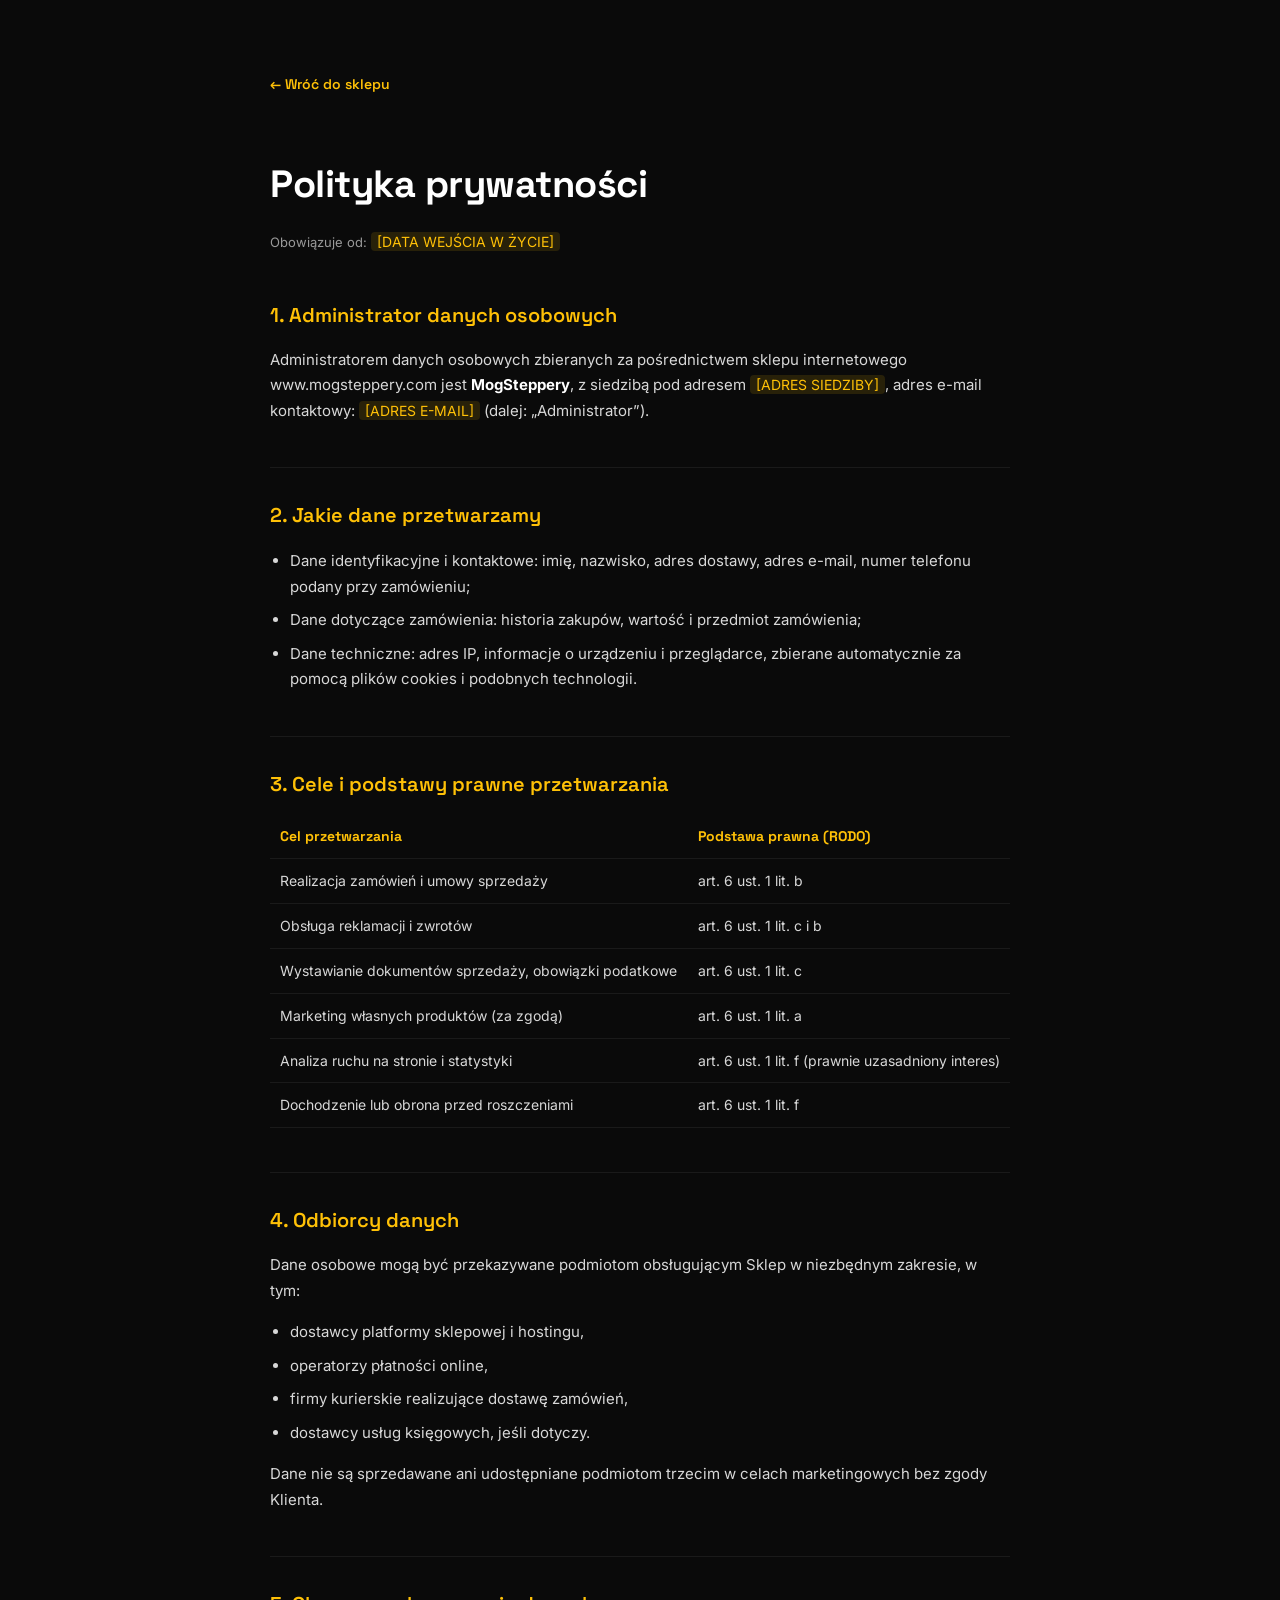
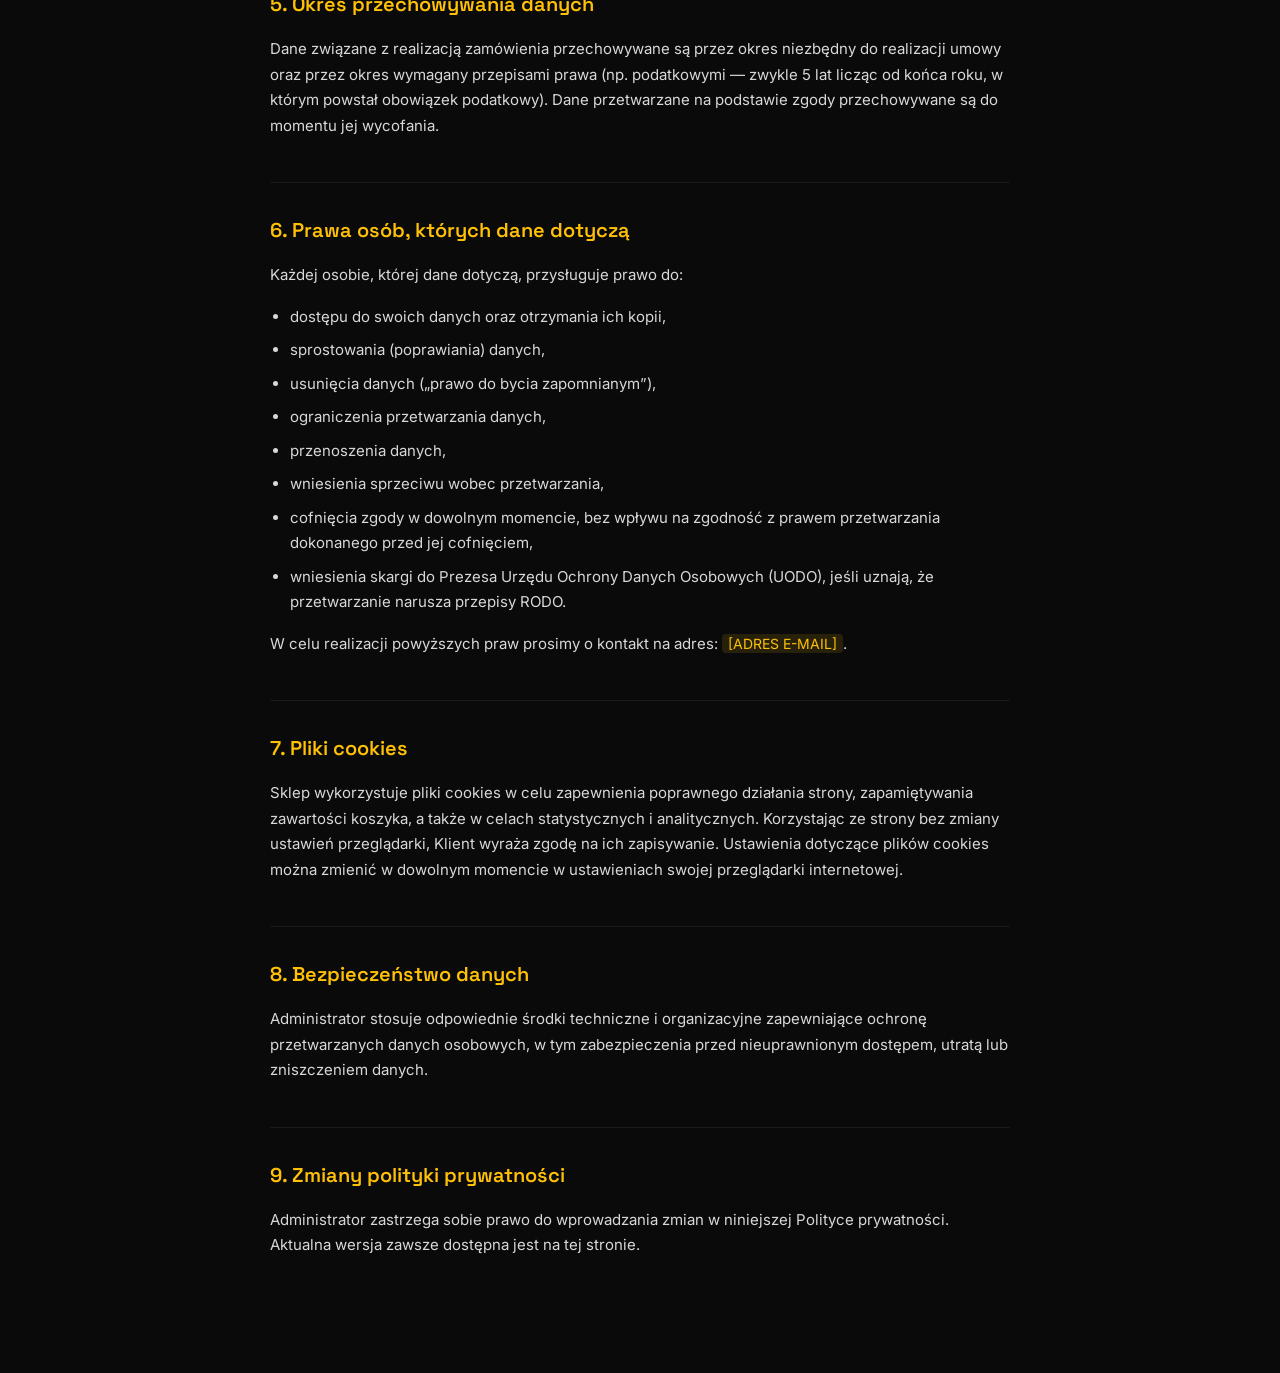
<file: polityka-prywatnosci.html>
<!doctype html>
<html lang="pl">
<head>
<meta charset="UTF-8" />
<meta name="viewport" content="width=device-width, initial-scale=1.0, maximum-scale=1" />
<title>Polityka prywatności — MogSteppery</title>
<meta name="description" content="Polityka prywatności i cookies sklepu internetowego MogSteppery." />
<link rel="icon" type="image/webp" href="/favicon.webp" />
<link rel="preconnect" href="https://fonts.googleapis.com" />
<link rel="preconnect" href="https://fonts.gstatic.com" crossorigin />
<link href="https://fonts.googleapis.com/css2?family=Space+Grotesk:wght@400;500;600;700&family=Inter:wght@400;500;600&display=swap" rel="stylesheet" />
<style>
  :root {
    --primary-yellow: #FFC107;
    --dark-bg: #0a0a0a;
    --text-light: #ffffff;
    --text-gray: #999999;
    --border-color: #1a1a1a;
  }
  * { box-sizing: border-box; }
  body {
    margin: 0;
    background-color: var(--dark-bg);
    color: var(--text-light);
    font-family: 'Inter', sans-serif;
    line-height: 1.7;
  }
  .legal-wrap { max-width: 780px; margin: 0 auto; padding: 70px 20px 100px; }
  .legal-back {
    display: inline-block; margin-bottom: 30px;
    color: var(--primary-yellow); text-decoration: none;
    font-family: 'Space Grotesk', sans-serif; font-weight: 600; font-size: 14px;
  }
  .legal-back:hover { text-decoration: underline; }
  h1 {
    font-family: 'Space Grotesk', sans-serif; font-weight: 700;
    font-size: clamp(28px, 5vw, 38px); letter-spacing: -0.5px; margin-bottom: 6px;
  }
  .legal-updated { color: var(--text-gray); font-size: 13px; margin-bottom: 40px; }
  h2 {
    font-family: 'Space Grotesk', sans-serif; font-weight: 600; font-size: 20px;
    color: var(--primary-yellow); margin-top: 44px; margin-bottom: 14px;
    border-top: 1px solid var(--border-color); padding-top: 30px;
  }
  .legal-wrap > h2:first-of-type { border-top: none; padding-top: 0; }
  p, li { color: #d8d8d8; font-size: 15px; }
  ul { padding-left: 20px; }
  li { margin-bottom: 8px; }
  strong { color: var(--text-light); }
  .placeholder {
    background: rgba(255,193,7,0.12); color: var(--primary-yellow);
    padding: 1px 6px; border-radius: 4px; font-size: 14px;
  }
  table { width: 100%; border-collapse: collapse; margin-top: 14px; font-size: 14px; }
  th, td { text-align: left; padding: 10px; border-bottom: 1px solid var(--border-color); color: #d8d8d8; }
  th { color: var(--primary-yellow); font-family: 'Space Grotesk', sans-serif; }
</style>
</head>
<body>
  <div class="legal-wrap">
    <a class="legal-back" href="/">&larr; Wróć do sklepu</a>
    <h1>Polityka prywatności</h1>
    <p class="legal-updated">Obowiązuje od: <span class="placeholder">[DATA WEJŚCIA W ŻYCIE]</span></p>

    <h2>1. Administrator danych osobowych</h2>
    <p>Administratorem danych osobowych zbieranych za pośrednictwem sklepu internetowego www.mogsteppery.com jest <strong>MogSteppery</strong>, z siedzibą pod adresem <span class="placeholder">[ADRES SIEDZIBY]</span>, adres e-mail kontaktowy: <span class="placeholder">[ADRES E-MAIL]</span> (dalej: „Administrator”).</p>

    <h2>2. Jakie dane przetwarzamy</h2>
    <ul>
      <li>Dane identyfikacyjne i kontaktowe: imię, nazwisko, adres dostawy, adres e-mail, numer telefonu podany przy zamówieniu;</li>
      <li>Dane dotyczące zamówienia: historia zakupów, wartość i przedmiot zamówienia;</li>
      <li>Dane techniczne: adres IP, informacje o urządzeniu i przeglądarce, zbierane automatycznie za pomocą plików cookies i podobnych technologii.</li>
    </ul>

    <h2>3. Cele i podstawy prawne przetwarzania</h2>
    <table>
      <tr><th>Cel przetwarzania</th><th>Podstawa prawna (RODO)</th></tr>
      <tr><td>Realizacja zamówień i umowy sprzedaży</td><td>art. 6 ust. 1 lit. b</td></tr>
      <tr><td>Obsługa reklamacji i zwrotów</td><td>art. 6 ust. 1 lit. c i b</td></tr>
      <tr><td>Wystawianie dokumentów sprzedaży, obowiązki podatkowe</td><td>art. 6 ust. 1 lit. c</td></tr>
      <tr><td>Marketing własnych produktów (za zgodą)</td><td>art. 6 ust. 1 lit. a</td></tr>
      <tr><td>Analiza ruchu na stronie i statystyki</td><td>art. 6 ust. 1 lit. f (prawnie uzasadniony interes)</td></tr>
      <tr><td>Dochodzenie lub obrona przed roszczeniami</td><td>art. 6 ust. 1 lit. f</td></tr>
    </table>

    <h2>4. Odbiorcy danych</h2>
    <p>Dane osobowe mogą być przekazywane podmiotom obsługującym Sklep w niezbędnym zakresie, w tym:</p>
    <ul>
      <li>dostawcy platformy sklepowej i hostingu,</li>
      <li>operatorzy płatności online,</li>
      <li>firmy kurierskie realizujące dostawę zamówień,</li>
      <li>dostawcy usług księgowych, jeśli dotyczy.</li>
    </ul>
    <p>Dane nie są sprzedawane ani udostępniane podmiotom trzecim w celach marketingowych bez zgody Klienta.</p>

    <h2>5. Okres przechowywania danych</h2>
    <p>Dane związane z realizacją zamówienia przechowywane są przez okres niezbędny do realizacji umowy oraz przez okres wymagany przepisami prawa (np. podatkowymi — zwykle 5 lat licząc od końca roku, w którym powstał obowiązek podatkowy). Dane przetwarzane na podstawie zgody przechowywane są do momentu jej wycofania.</p>

    <h2>6. Prawa osób, których dane dotyczą</h2>
    <p>Każdej osobie, której dane dotyczą, przysługuje prawo do:</p>
    <ul>
      <li>dostępu do swoich danych oraz otrzymania ich kopii,</li>
      <li>sprostowania (poprawiania) danych,</li>
      <li>usunięcia danych („prawo do bycia zapomnianym”),</li>
      <li>ograniczenia przetwarzania danych,</li>
      <li>przenoszenia danych,</li>
      <li>wniesienia sprzeciwu wobec przetwarzania,</li>
      <li>cofnięcia zgody w dowolnym momencie, bez wpływu na zgodność z prawem przetwarzania dokonanego przed jej cofnięciem,</li>
      <li>wniesienia skargi do Prezesa Urzędu Ochrony Danych Osobowych (UODO), jeśli uznają, że przetwarzanie narusza przepisy RODO.</li>
    </ul>
    <p>W celu realizacji powyższych praw prosimy o kontakt na adres: <span class="placeholder">[ADRES E-MAIL]</span>.</p>

    <h2>7. Pliki cookies</h2>
    <p>Sklep wykorzystuje pliki cookies w celu zapewnienia poprawnego działania strony, zapamiętywania zawartości koszyka, a także w celach statystycznych i analitycznych. Korzystając ze strony bez zmiany ustawień przeglądarki, Klient wyraża zgodę na ich zapisywanie. Ustawienia dotyczące plików cookies można zmienić w dowolnym momencie w ustawieniach swojej przeglądarki internetowej.</p>

    <h2>8. Bezpieczeństwo danych</h2>
    <p>Administrator stosuje odpowiednie środki techniczne i organizacyjne zapewniające ochronę przetwarzanych danych osobowych, w tym zabezpieczenia przed nieuprawnionym dostępem, utratą lub zniszczeniem danych.</p>

    <h2>9. Zmiany polityki prywatności</h2>
    <p>Administrator zastrzega sobie prawo do wprowadzania zmian w niniejszej Polityce prywatności. Aktualna wersja zawsze dostępna jest na tej stronie.</p>
  </div>
</body>
</html>
</file>
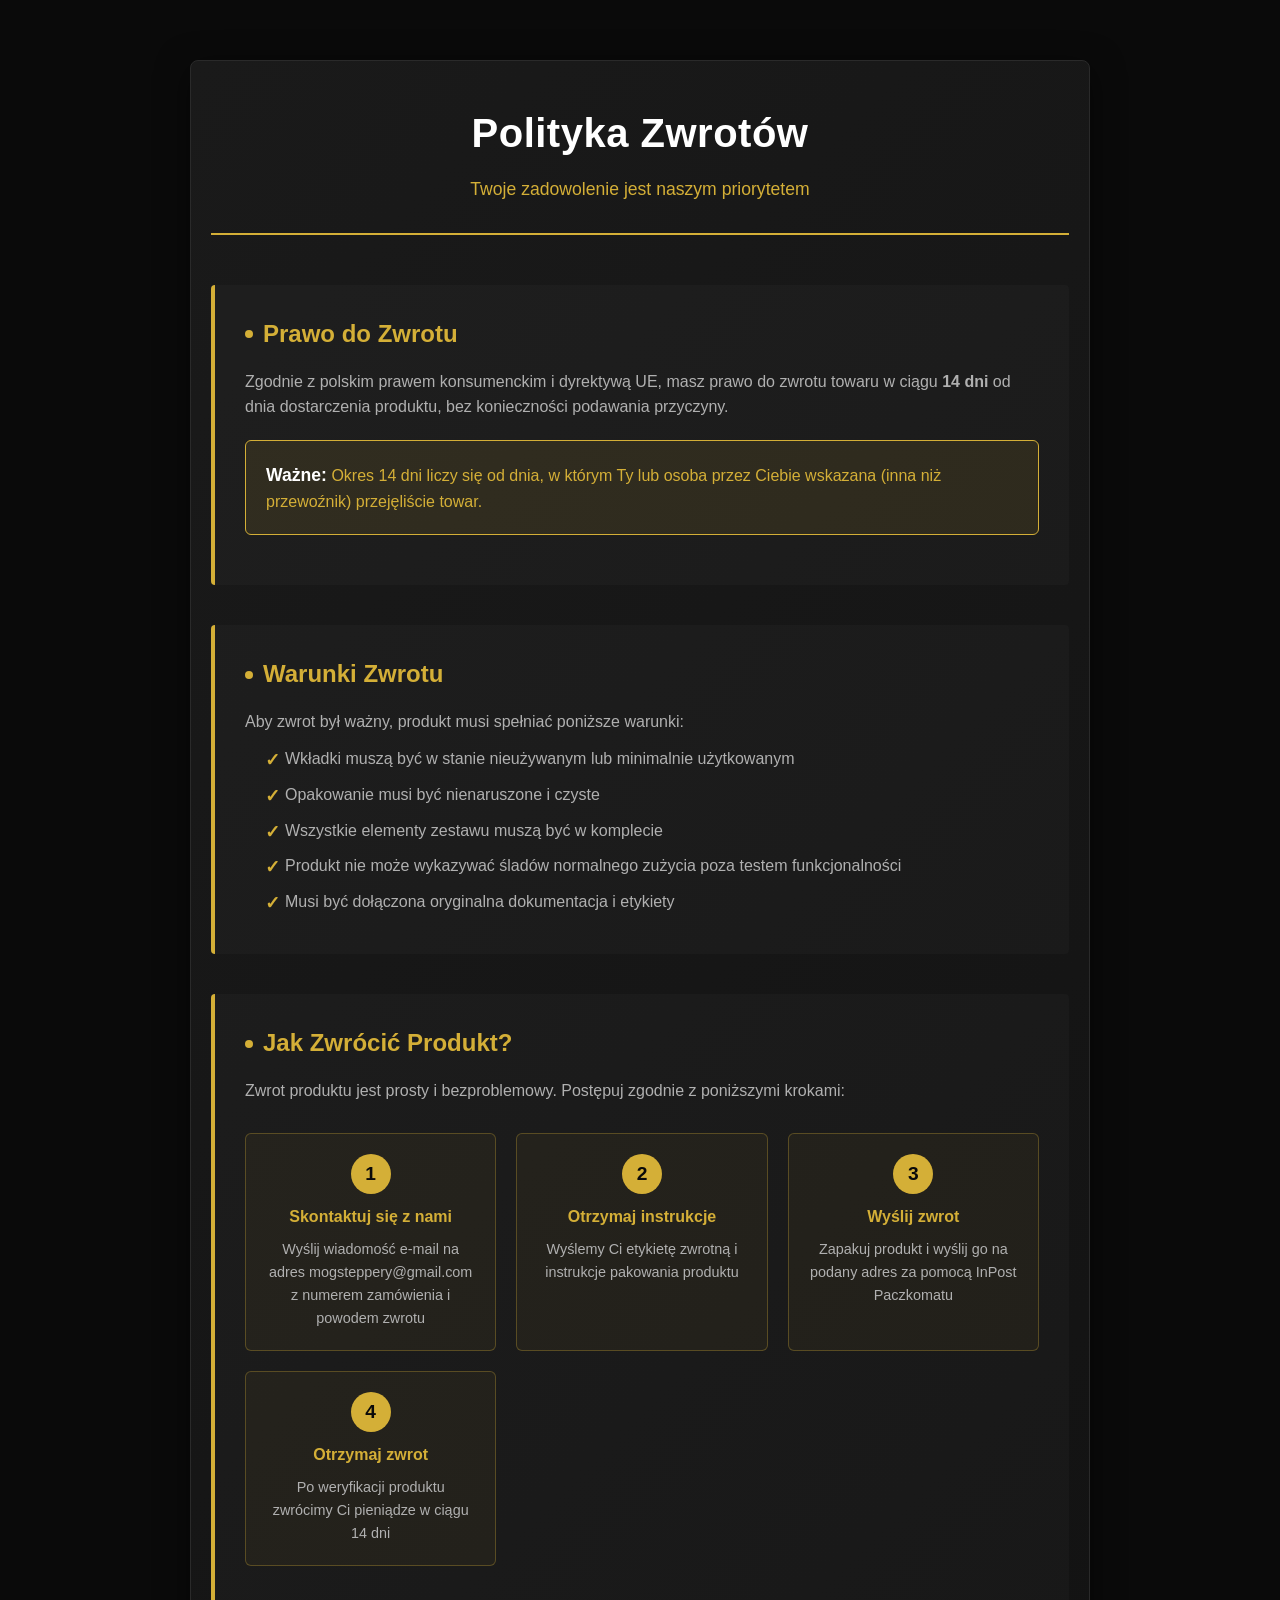
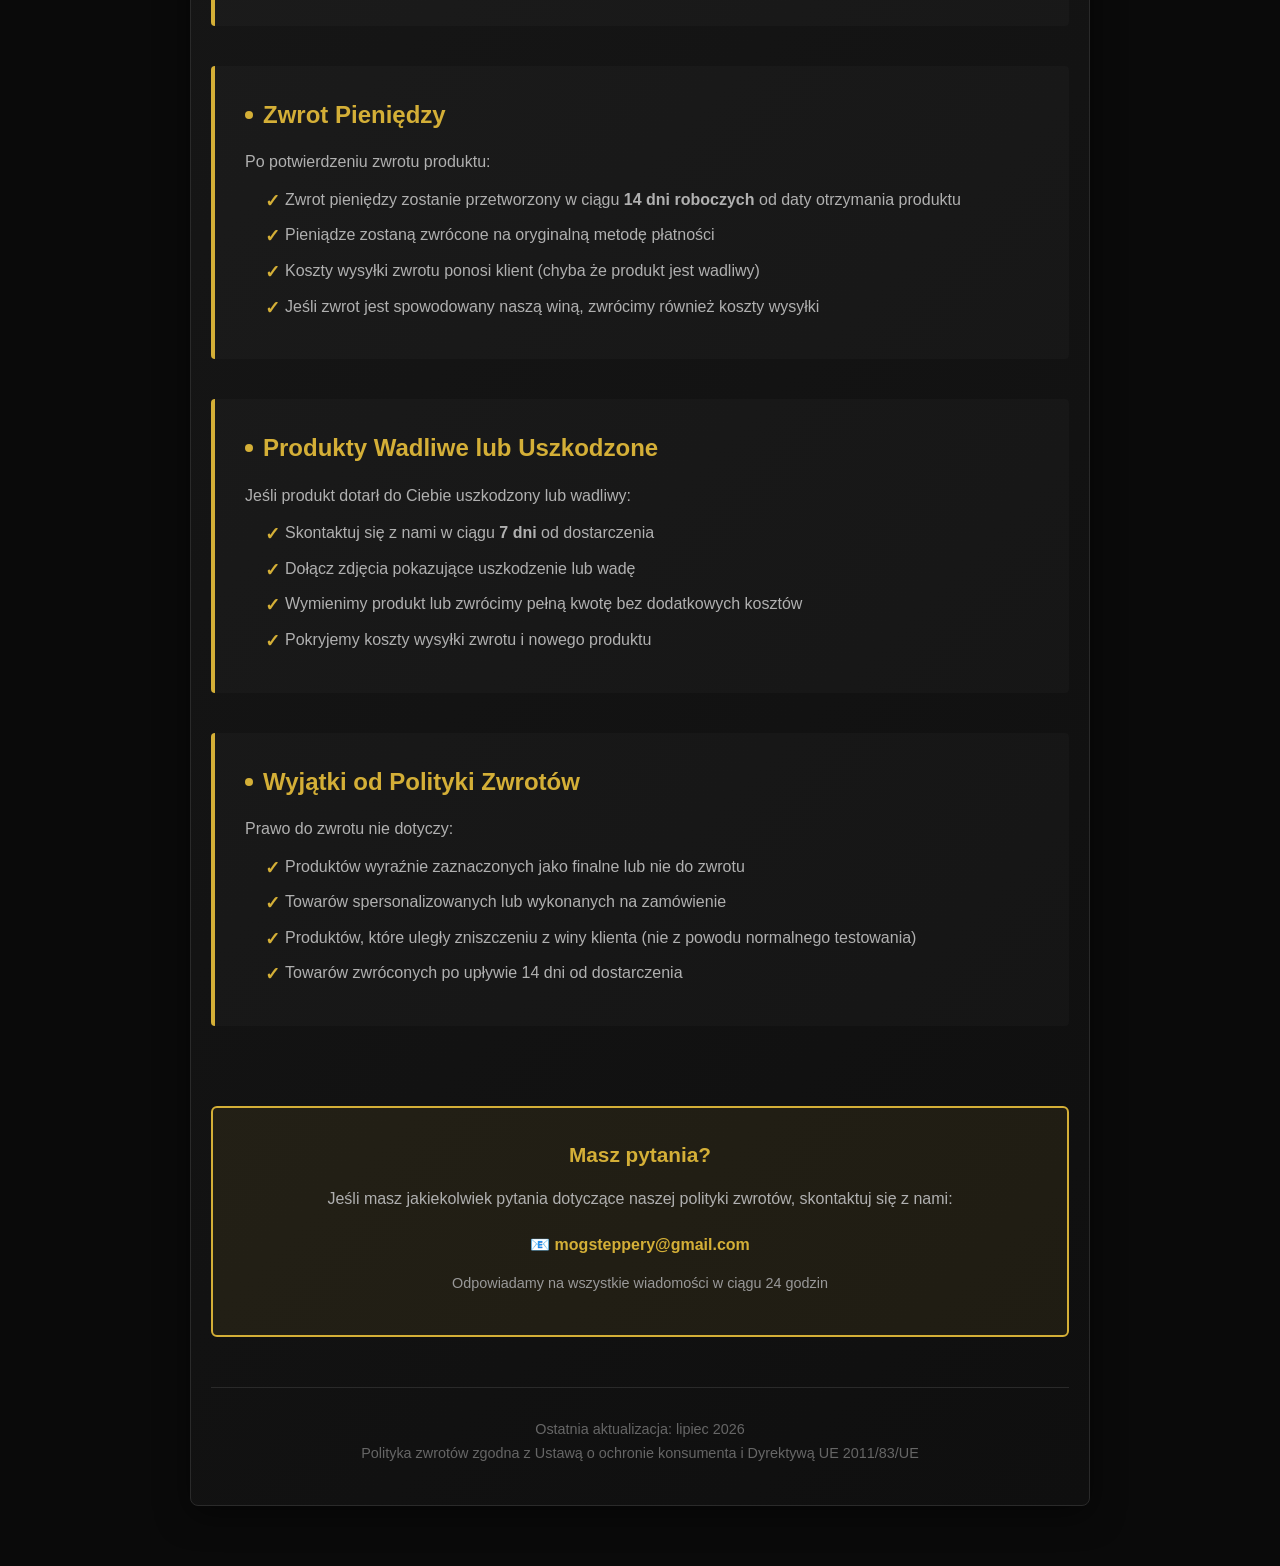
<file: polityka-zwrotow.html>
<!DOCTYPE html>
<html lang="pl">
<head>
    <meta charset="UTF-8">
    <meta name="viewport" content="width=device-width, initial-scale=1.0">
    <title>Polityka Zwrotów - MogSteppery</title>
    <style>
        * {
            margin: 0;
            padding: 0;
            box-sizing: border-box;
        }

        body {
            font-family: -apple-system, BlinkMacSystemFont, 'Segoe UI', 'Roboto', 'Oxygen', 'Ubuntu', 'Cantarell', sans-serif;
            background-color: #0a0a0a;
            color: #e0e0e0;
            line-height: 1.6;
        }

        .return-policy-container {
            max-width: 900px;
            margin: 60px auto;
            padding: 40px 20px;
            background: linear-gradient(135deg, #1a1a1a 0%, #0f0f0f 100%);
            border: 1px solid #2a2a2a;
            border-radius: 8px;
            box-shadow: 0 8px 32px rgba(0, 0, 0, 0.5);
        }

        .policy-header {
            text-align: center;
            margin-bottom: 50px;
            padding-bottom: 30px;
            border-bottom: 2px solid #d4af37;
        }

        .policy-header h1 {
            font-size: 2.5rem;
            color: #ffffff;
            margin-bottom: 10px;
            font-weight: 700;
            letter-spacing: 0.5px;
        }

        .policy-header .subtitle {
            font-size: 1.1rem;
            color: #d4af37;
            font-weight: 500;
        }

        .policy-content {
            display: grid;
            gap: 40px;
        }

        .policy-section {
            background: rgba(255, 255, 255, 0.02);
            padding: 30px;
            border-left: 4px solid #d4af37;
            border-radius: 4px;
            transition: all 0.3s ease;
        }

        .policy-section:hover {
            background: rgba(255, 255, 255, 0.04);
            transform: translateX(5px);
        }

        .policy-section h2 {
            font-size: 1.5rem;
            color: #d4af37;
            margin-bottom: 15px;
            display: flex;
            align-items: center;
            gap: 10px;
        }

        .policy-section h2::before {
            content: '';
            display: inline-block;
            width: 8px;
            height: 8px;
            background-color: #d4af37;
            border-radius: 50%;
        }

        .policy-section p {
            color: #b0b0b0;
            margin-bottom: 12px;
            font-size: 1rem;
        }

        .policy-section ul {
            list-style: none;
            margin-left: 20px;
        }

        .policy-section li {
            color: #b0b0b0;
            margin-bottom: 10px;
            padding-left: 20px;
            position: relative;
        }

        .policy-section li::before {
            content: '✓';
            position: absolute;
            left: 0;
            color: #d4af37;
            font-weight: bold;
            font-size: 1.1rem;
        }

        .highlight-box {
            background: rgba(212, 175, 55, 0.1);
            border: 1px solid #d4af37;
            border-radius: 6px;
            padding: 20px;
            margin: 20px 0;
            color: #d4af37;
            font-weight: 500;
        }

        .highlight-box strong {
            color: #ffffff;
            font-size: 1.1rem;
        }

        .process-steps {
            display: grid;
            grid-template-columns: repeat(auto-fit, minmax(200px, 1fr));
            gap: 20px;
            margin: 30px 0;
        }

        .step {
            background: rgba(212, 175, 55, 0.05);
            border: 1px solid rgba(212, 175, 55, 0.3);
            padding: 20px;
            border-radius: 6px;
            text-align: center;
        }

        .step-number {
            display: inline-block;
            width: 40px;
            height: 40px;
            background-color: #d4af37;
            color: #0a0a0a;
            border-radius: 50%;
            line-height: 40px;
            font-weight: bold;
            font-size: 1.2rem;
            margin-bottom: 10px;
        }

        .step-title {
            color: #d4af37;
            font-weight: 600;
            margin-bottom: 8px;
            font-size: 1rem;
        }

        .step-description {
            color: #b0b0b0;
            font-size: 0.9rem;
        }

        .contact-section {
            background: rgba(212, 175, 55, 0.08);
            border: 2px solid #d4af37;
            padding: 30px;
            border-radius: 6px;
            text-align: center;
            margin-top: 40px;
        }

        .contact-section h3 {
            color: #d4af37;
            margin-bottom: 15px;
            font-size: 1.3rem;
        }

        .contact-section p {
            color: #b0b0b0;
            margin-bottom: 10px;
        }

        .contact-link {
            color: #d4af37;
            text-decoration: none;
            font-weight: 600;
            transition: all 0.3s ease;
            display: inline-block;
            margin-top: 10px;
        }

        .contact-link:hover {
            text-decoration: underline;
            transform: translateX(3px);
        }

        .last-updated {
            text-align: center;
            color: #666;
            font-size: 0.9rem;
            margin-top: 50px;
            padding-top: 30px;
            border-top: 1px solid #2a2a2a;
        }

        @media (max-width: 768px) {
            .return-policy-container {
                margin: 30px auto;
                padding: 25px 15px;
            }

            .policy-header h1 {
                font-size: 1.8rem;
            }

            .policy-section {
                padding: 20px;
            }

            .process-steps {
                grid-template-columns: 1fr;
            }
        }
    </style>
</head>
<body>
    <div class="return-policy-container">
        <div class="policy-header">
            <h1>Polityka Zwrotów</h1>
            <p class="subtitle">Twoje zadowolenie jest naszym priorytetem</p>
        </div>

        <div class="policy-content">
            <!-- Sekcja 1: Prawo do zwrotu -->
            <div class="policy-section">
                <h2>Prawo do Zwrotu</h2>
                <p>Zgodnie z polskim prawem konsumenckim i dyrektywą UE, masz prawo do zwrotu towaru w ciągu <strong>14 dni</strong> od dnia dostarczenia produktu, bez konieczności podawania przyczyny.</p>
                <div class="highlight-box">
                    <strong>Ważne:</strong> Okres 14 dni liczy się od dnia, w którym Ty lub osoba przez Ciebie wskazana (inna niż przewoźnik) przejęliście towar.
                </div>
            </div>

            <!-- Sekcja 2: Warunki zwrotu -->
            <div class="policy-section">
                <h2>Warunki Zwrotu</h2>
                <p>Aby zwrot był ważny, produkt musi spełniać poniższe warunki:</p>
                <ul>
                    <li>Wkładki muszą być w stanie nieużywanym lub minimalnie użytkowanym</li>
                    <li>Opakowanie musi być nienaruszone i czyste</li>
                    <li>Wszystkie elementy zestawu muszą być w komplecie</li>
                    <li>Produkt nie może wykazywać śladów normalnego zużycia poza testem funkcjonalności</li>
                    <li>Musi być dołączona oryginalna dokumentacja i etykiety</li>
                </ul>
            </div>

            <!-- Sekcja 3: Proces zwrotu -->
            <div class="policy-section">
                <h2>Jak Zwrócić Produkt?</h2>
                <p>Zwrot produktu jest prosty i bezproblemowy. Postępuj zgodnie z poniższymi krokami:</p>
                
                <div class="process-steps">
                    <div class="step">
                        <div class="step-number">1</div>
                        <div class="step-title">Skontaktuj się z nami</div>
                        <div class="step-description">Wyślij wiadomość e-mail na adres mogsteppery@gmail.com z numerem zamówienia i powodem zwrotu</div>
                    </div>
                    <div class="step">
                        <div class="step-number">2</div>
                        <div class="step-title">Otrzymaj instrukcje</div>
                        <div class="step-description">Wyślemy Ci etykietę zwrotną i instrukcje pakowania produktu</div>
                    </div>
                    <div class="step">
                        <div class="step-number">3</div>
                        <div class="step-title">Wyślij zwrot</div>
                        <div class="step-description">Zapakuj produkt i wyślij go na podany adres za pomocą InPost Paczkomatu</div>
                    </div>
                    <div class="step">
                        <div class="step-number">4</div>
                        <div class="step-title">Otrzymaj zwrot</div>
                        <div class="step-description">Po weryfikacji produktu zwrócimy Ci pieniądze w ciągu 14 dni</div>
                    </div>
                </div>
            </div>

            <!-- Sekcja 4: Zwrot pieniędzy -->
            <div class="policy-section">
                <h2>Zwrot Pieniędzy</h2>
                <p>Po potwierdzeniu zwrotu produktu:</p>
                <ul>
                    <li>Zwrot pieniędzy zostanie przetworzony w ciągu <strong>14 dni roboczych</strong> od daty otrzymania produktu</li>
                    <li>Pieniądze zostaną zwrócone na oryginalną metodę płatności</li>
                    <li>Koszty wysyłki zwrotu ponosi klient (chyba że produkt jest wadliwy)</li>
                    <li>Jeśli zwrot jest spowodowany naszą winą, zwrócimy również koszty wysyłki</li>
                </ul>
            </div>

            <!-- Sekcja 5: Produkty wadliwe -->
            <div class="policy-section">
                <h2>Produkty Wadliwe lub Uszkodzone</h2>
                <p>Jeśli produkt dotarł do Ciebie uszkodzony lub wadliwy:</p>
                <ul>
                    <li>Skontaktuj się z nami w ciągu <strong>7 dni</strong> od dostarczenia</li>
                    <li>Dołącz zdjęcia pokazujące uszkodzenie lub wadę</li>
                    <li>Wymienimy produkt lub zwrócimy pełną kwotę bez dodatkowych kosztów</li>
                    <li>Pokryjemy koszty wysyłki zwrotu i nowego produktu</li>
                </ul>
            </div>

            <!-- Sekcja 6: Wyjątki -->
            <div class="policy-section">
                <h2>Wyjątki od Polityki Zwrotów</h2>
                <p>Prawo do zwrotu nie dotyczy:</p>
                <ul>
                    <li>Produktów wyraźnie zaznaczonych jako finalne lub nie do zwrotu</li>
                    <li>Towarów spersonalizowanych lub wykonanych na zamówienie</li>
                    <li>Produktów, które uległy zniszczeniu z winy klienta (nie z powodu normalnego testowania)</li>
                    <li>Towarów zwróconych po upływie 14 dni od dostarczenia</li>
                </ul>
            </div>

            <!-- Sekcja 7: Kontakt -->
            <div class="contact-section">
                <h3>Masz pytania?</h3>
                <p>Jeśli masz jakiekolwiek pytania dotyczące naszej polityki zwrotów, skontaktuj się z nami:</p>
                <p>
                    <a href="mailto:mogsteppery@gmail.com" class="contact-link">📧 mogsteppery@gmail.com</a>
                </p>
                <p style="color: #999; font-size: 0.9rem; margin-top: 15px;">Odpowiadamy na wszystkie wiadomości w ciągu 24 godzin</p>
            </div>
        </div>

        <div class="last-updated">
            <p>Ostatnia aktualizacja: lipiec 2026</p>
            <p>Polityka zwrotów zgodna z Ustawą o ochronie konsumenta i Dyrektywą UE 2011/83/UE</p>
        </div>
    </div>
</body>
</html>
</file>
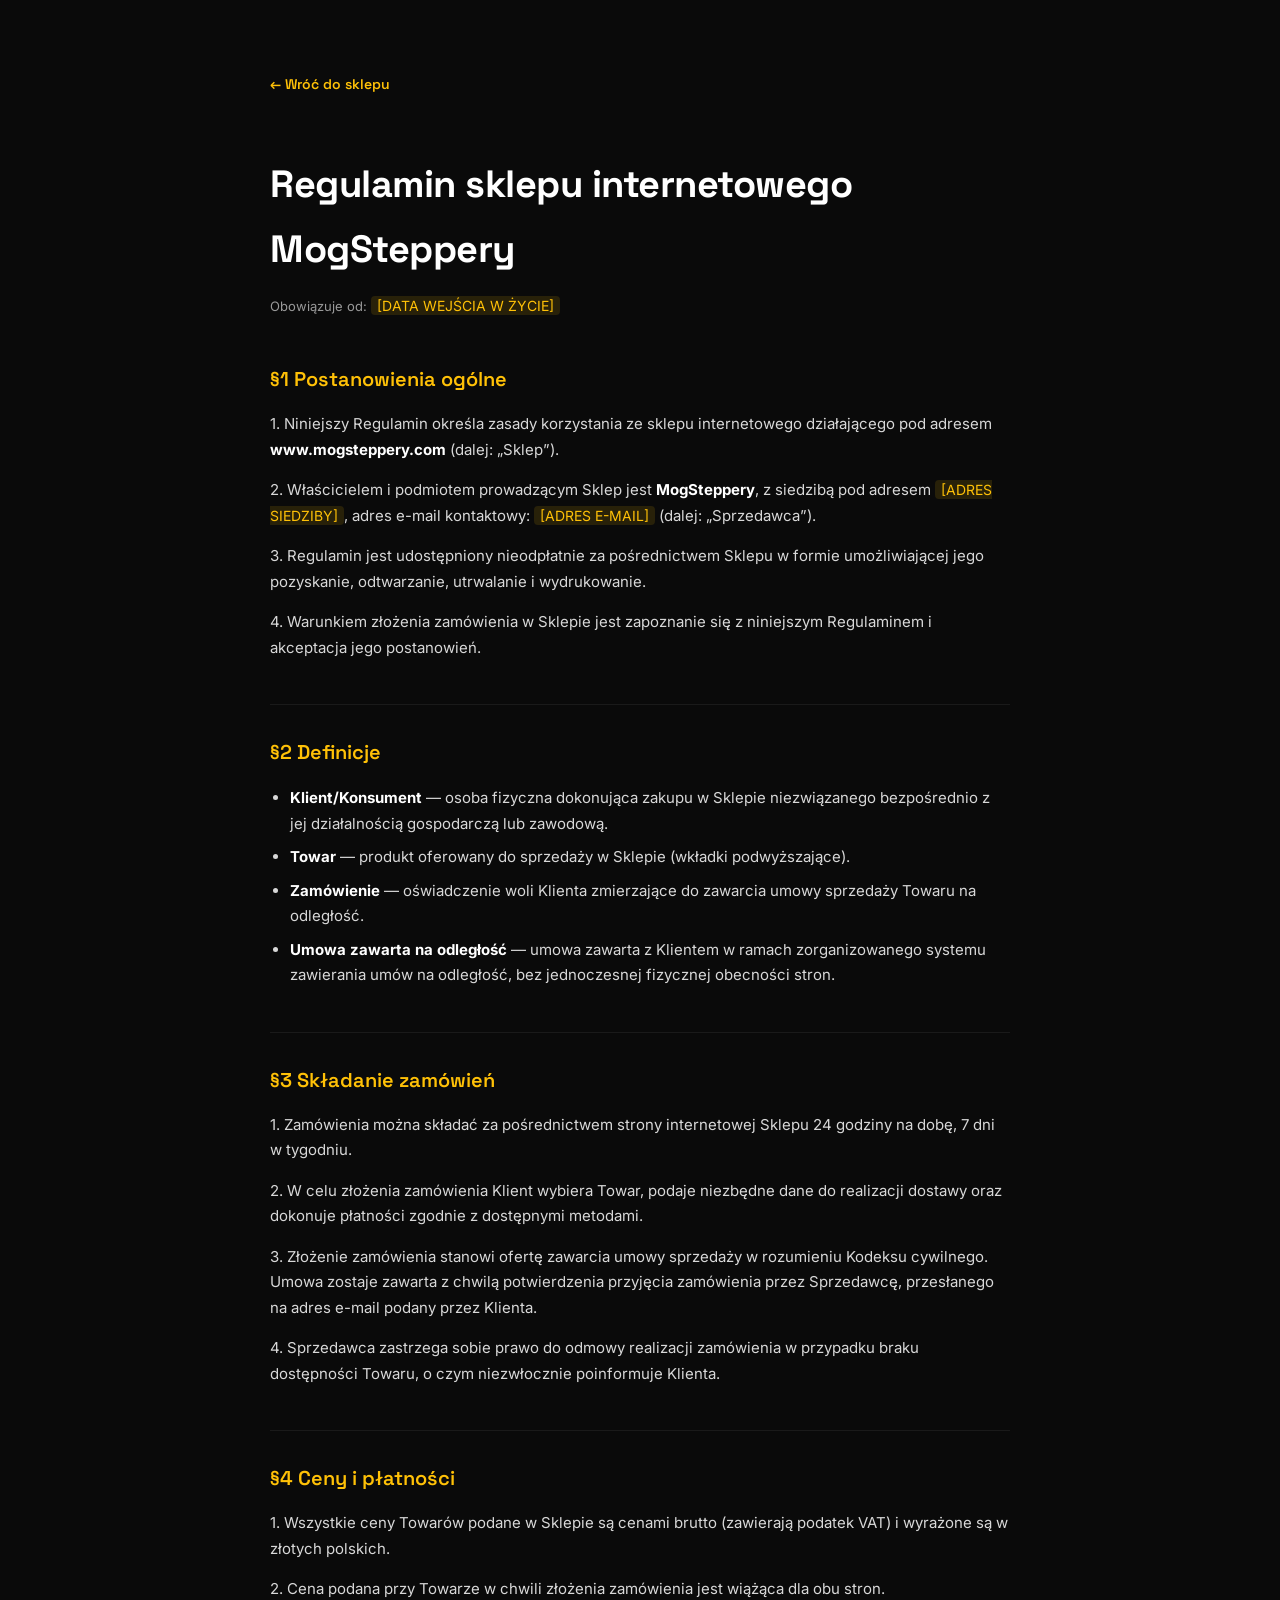
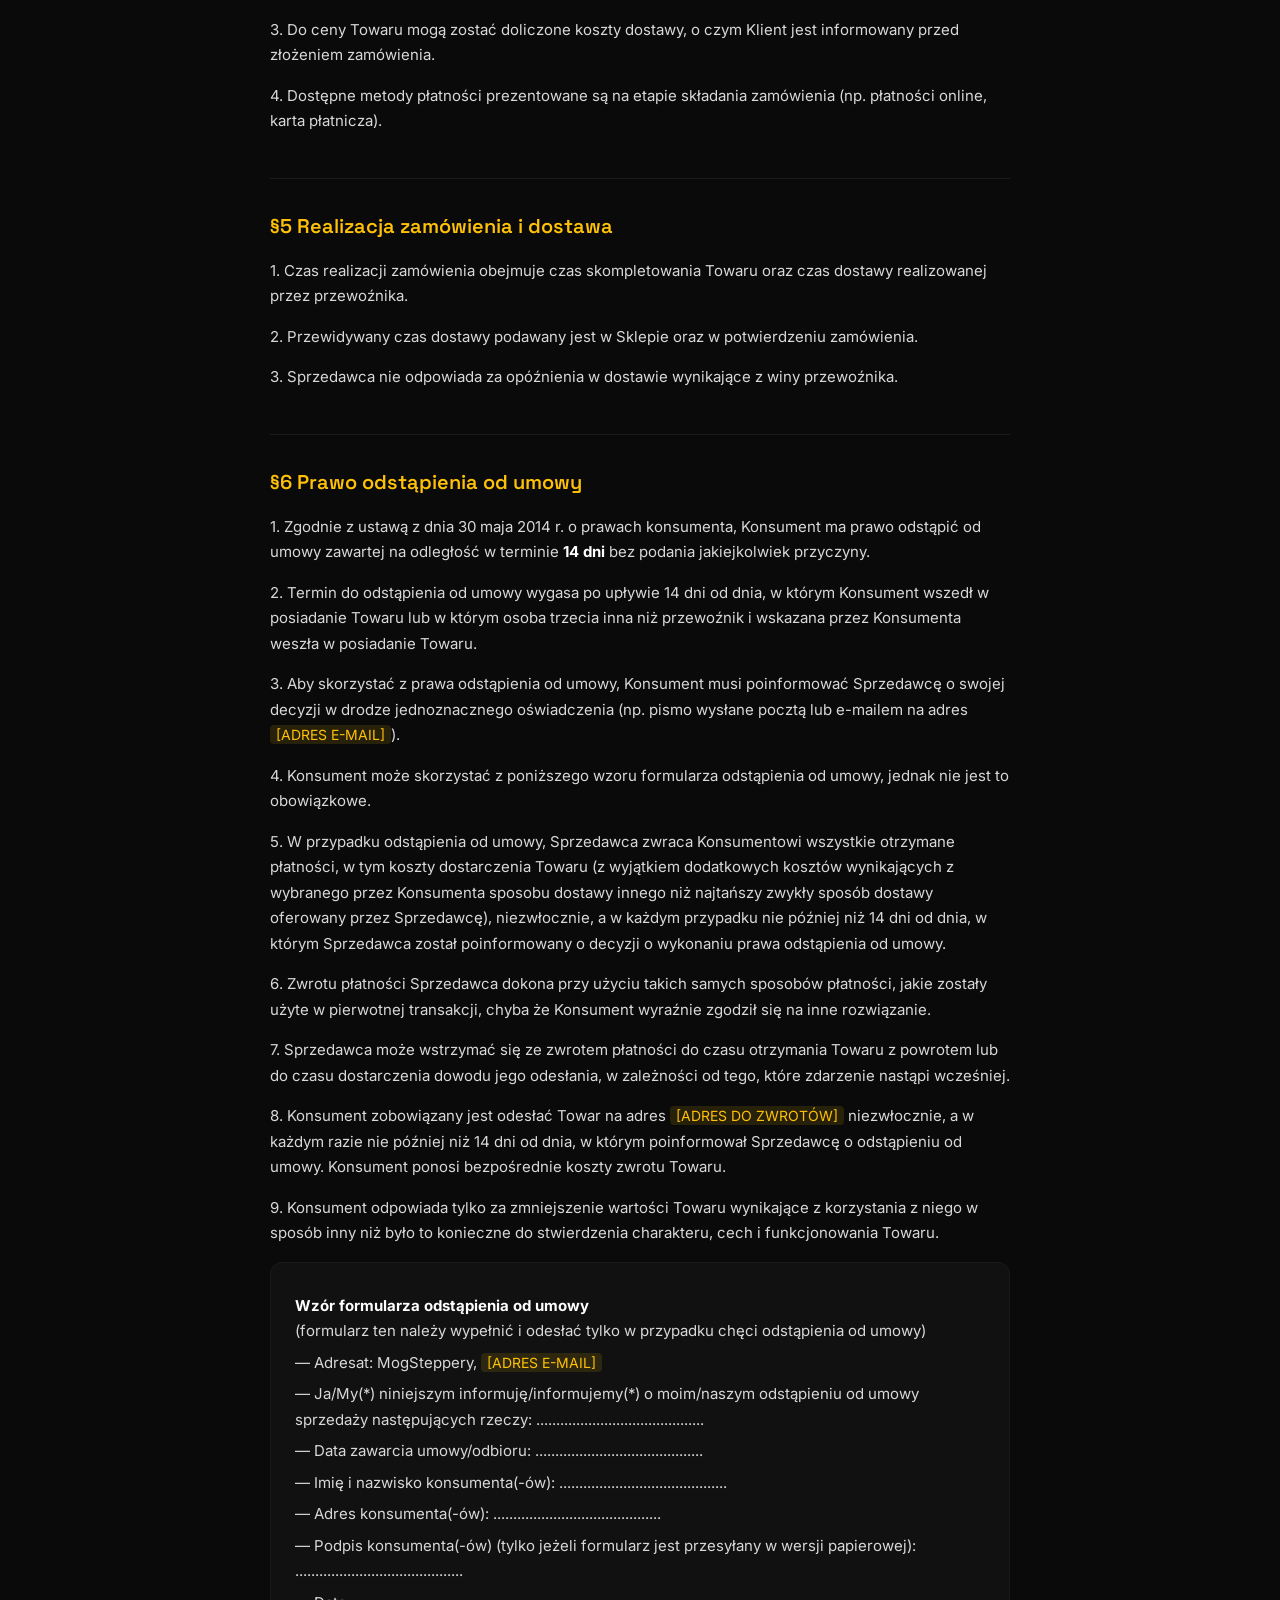
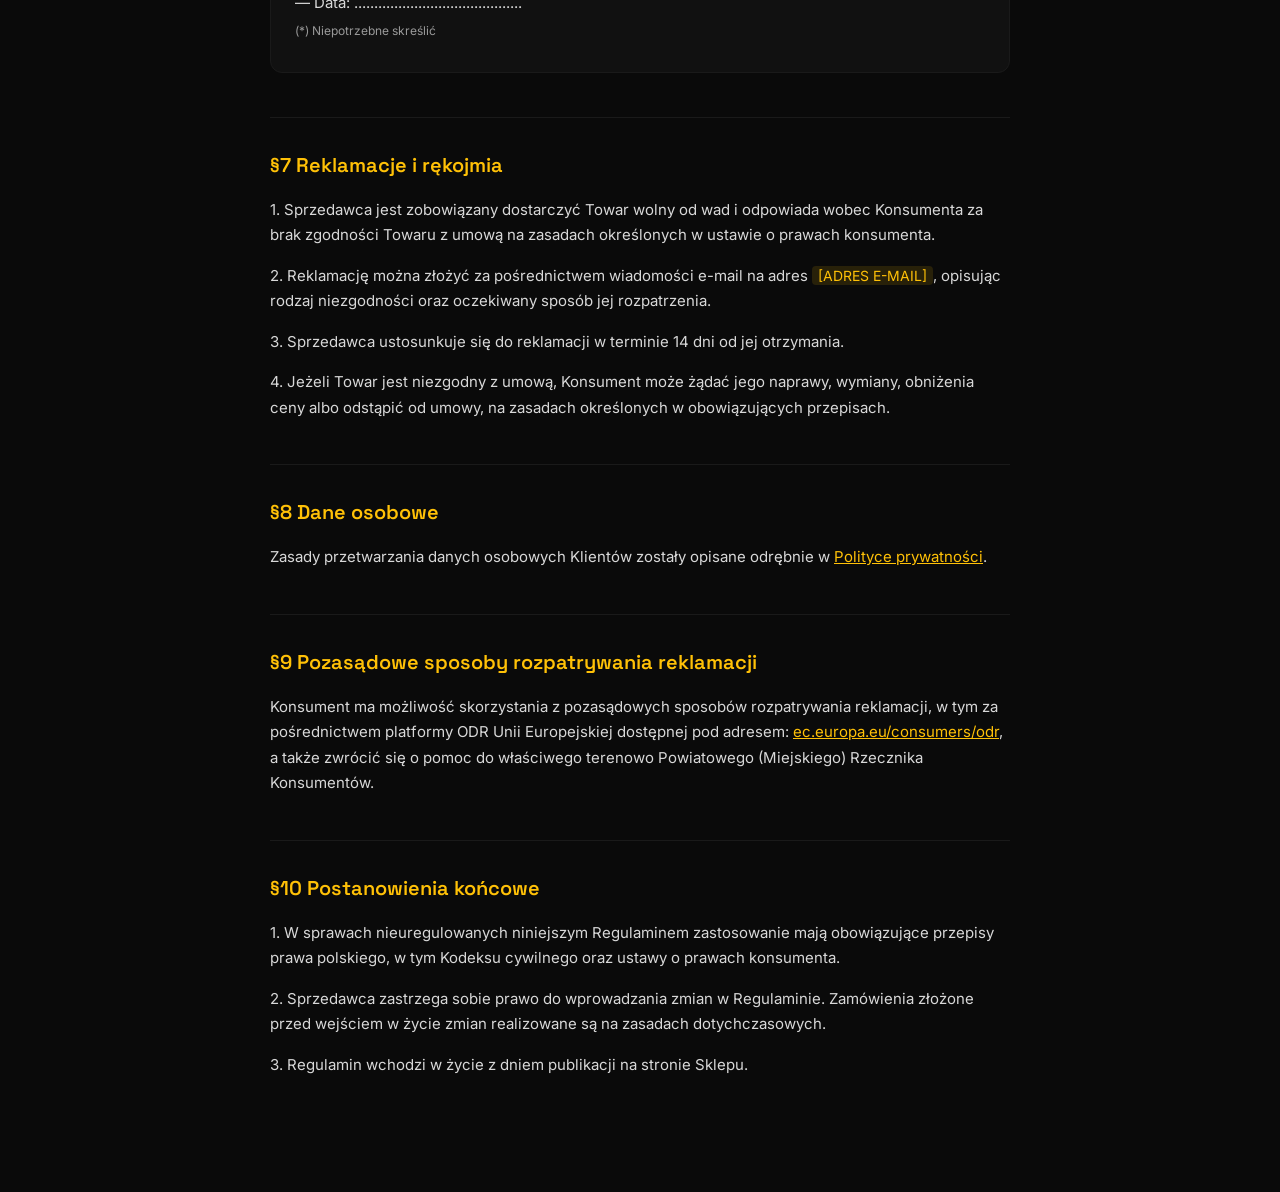
<file: regulamin.html>
<!doctype html>
<html lang="pl">
<head>
<meta charset="UTF-8" />
<meta name="viewport" content="width=device-width, initial-scale=1.0, maximum-scale=1" />
<title>Regulamin sklepu — MogSteppery</title>
<meta name="description" content="Regulamin sklepu internetowego MogSteppery." />
<link rel="icon" type="image/webp" href="/favicon.webp" />
<link rel="preconnect" href="https://fonts.googleapis.com" />
<link rel="preconnect" href="https://fonts.gstatic.com" crossorigin />
<link href="https://fonts.googleapis.com/css2?family=Space+Grotesk:wght@400;500;600;700&family=Inter:wght@400;500;600&display=swap" rel="stylesheet" />
<style>
  :root {
    --primary-yellow: #FFC107;
    --dark-bg: #0a0a0a;
    --text-light: #ffffff;
    --text-gray: #999999;
    --border-color: #1a1a1a;
  }
  * { box-sizing: border-box; }
  body {
    margin: 0;
    background-color: var(--dark-bg);
    color: var(--text-light);
    font-family: 'Inter', sans-serif;
    line-height: 1.7;
  }
  .legal-wrap {
    max-width: 780px;
    margin: 0 auto;
    padding: 70px 20px 100px;
  }
  .legal-back {
    display: inline-block;
    margin-bottom: 30px;
    color: var(--primary-yellow);
    text-decoration: none;
    font-family: 'Space Grotesk', sans-serif;
    font-weight: 600;
    font-size: 14px;
  }
  .legal-back:hover { text-decoration: underline; }
  h1 {
    font-family: 'Space Grotesk', sans-serif;
    font-weight: 700;
    font-size: clamp(28px, 5vw, 38px);
    letter-spacing: -0.5px;
    margin-bottom: 6px;
  }
  .legal-updated {
    color: var(--text-gray);
    font-size: 13px;
    margin-bottom: 40px;
  }
  h2 {
    font-family: 'Space Grotesk', sans-serif;
    font-weight: 600;
    font-size: 20px;
    color: var(--primary-yellow);
    margin-top: 44px;
    margin-bottom: 14px;
    border-top: 1px solid var(--border-color);
    padding-top: 30px;
  }
  h1 + p + .legal-updated + h2:first-of-type,
  .legal-wrap > h2:first-of-type { border-top: none; padding-top: 0; }
  p, li { color: #d8d8d8; font-size: 15px; }
  ul, ol { padding-left: 20px; }
  li { margin-bottom: 8px; }
  strong { color: var(--text-light); }
  .placeholder {
    background: rgba(255,193,7,0.12);
    color: var(--primary-yellow);
    padding: 1px 6px;
    border-radius: 4px;
    font-size: 14px;
  }
  .withdrawal-box {
    background: #111;
    border: 1px solid var(--border-color);
    border-radius: 12px;
    padding: 24px;
    margin-top: 16px;
  }
  .withdrawal-box p { margin: 6px 0; }
</style>
</head>
<body>
  <div class="legal-wrap">
    <a class="legal-back" href="/">&larr; Wróć do sklepu</a>
    <h1>Regulamin sklepu internetowego MogSteppery</h1>
    <p class="legal-updated">Obowiązuje od: <span class="placeholder">[DATA WEJŚCIA W ŻYCIE]</span></p>

    <h2>§1 Postanowienia ogólne</h2>
    <p>1. Niniejszy Regulamin określa zasady korzystania ze sklepu internetowego działającego pod adresem <strong>www.mogsteppery.com</strong> (dalej: „Sklep”).</p>
    <p>2. Właścicielem i podmiotem prowadzącym Sklep jest <strong>MogSteppery</strong>, z siedzibą pod adresem <span class="placeholder">[ADRES SIEDZIBY]</span>, adres e-mail kontaktowy: <span class="placeholder">[ADRES E-MAIL]</span> (dalej: „Sprzedawca”).</p>
    <p>3. Regulamin jest udostępniony nieodpłatnie za pośrednictwem Sklepu w formie umożliwiającej jego pozyskanie, odtwarzanie, utrwalanie i wydrukowanie.</p>
    <p>4. Warunkiem złożenia zamówienia w Sklepie jest zapoznanie się z niniejszym Regulaminem i akceptacja jego postanowień.</p>

    <h2>§2 Definicje</h2>
    <ul>
      <li><strong>Klient/Konsument</strong> — osoba fizyczna dokonująca zakupu w Sklepie niezwiązanego bezpośrednio z jej działalnością gospodarczą lub zawodową.</li>
      <li><strong>Towar</strong> — produkt oferowany do sprzedaży w Sklepie (wkładki podwyższające).</li>
      <li><strong>Zamówienie</strong> — oświadczenie woli Klienta zmierzające do zawarcia umowy sprzedaży Towaru na odległość.</li>
      <li><strong>Umowa zawarta na odległość</strong> — umowa zawarta z Klientem w ramach zorganizowanego systemu zawierania umów na odległość, bez jednoczesnej fizycznej obecności stron.</li>
    </ul>

    <h2>§3 Składanie zamówień</h2>
    <p>1. Zamówienia można składać za pośrednictwem strony internetowej Sklepu 24 godziny na dobę, 7 dni w tygodniu.</p>
    <p>2. W celu złożenia zamówienia Klient wybiera Towar, podaje niezbędne dane do realizacji dostawy oraz dokonuje płatności zgodnie z dostępnymi metodami.</p>
    <p>3. Złożenie zamówienia stanowi ofertę zawarcia umowy sprzedaży w rozumieniu Kodeksu cywilnego. Umowa zostaje zawarta z chwilą potwierdzenia przyjęcia zamówienia przez Sprzedawcę, przesłanego na adres e-mail podany przez Klienta.</p>
    <p>4. Sprzedawca zastrzega sobie prawo do odmowy realizacji zamówienia w przypadku braku dostępności Towaru, o czym niezwłocznie poinformuje Klienta.</p>

    <h2>§4 Ceny i płatności</h2>
    <p>1. Wszystkie ceny Towarów podane w Sklepie są cenami brutto (zawierają podatek VAT) i wyrażone są w złotych polskich.</p>
    <p>2. Cena podana przy Towarze w chwili złożenia zamówienia jest wiążąca dla obu stron.</p>
    <p>3. Do ceny Towaru mogą zostać doliczone koszty dostawy, o czym Klient jest informowany przed złożeniem zamówienia.</p>
    <p>4. Dostępne metody płatności prezentowane są na etapie składania zamówienia (np. płatności online, karta płatnicza).</p>

    <h2>§5 Realizacja zamówienia i dostawa</h2>
    <p>1. Czas realizacji zamówienia obejmuje czas skompletowania Towaru oraz czas dostawy realizowanej przez przewoźnika.</p>
    <p>2. Przewidywany czas dostawy podawany jest w Sklepie oraz w potwierdzeniu zamówienia.</p>
    <p>3. Sprzedawca nie odpowiada za opóźnienia w dostawie wynikające z winy przewoźnika.</p>

    <h2>§6 Prawo odstąpienia od umowy</h2>
    <p>1. Zgodnie z ustawą z dnia 30 maja 2014 r. o prawach konsumenta, Konsument ma prawo odstąpić od umowy zawartej na odległość w terminie <strong>14 dni</strong> bez podania jakiejkolwiek przyczyny.</p>
    <p>2. Termin do odstąpienia od umowy wygasa po upływie 14 dni od dnia, w którym Konsument wszedł w posiadanie Towaru lub w którym osoba trzecia inna niż przewoźnik i wskazana przez Konsumenta weszła w posiadanie Towaru.</p>
    <p>3. Aby skorzystać z prawa odstąpienia od umowy, Konsument musi poinformować Sprzedawcę o swojej decyzji w drodze jednoznacznego oświadczenia (np. pismo wysłane pocztą lub e-mailem na adres <span class="placeholder">[ADRES E-MAIL]</span>).</p>
    <p>4. Konsument może skorzystać z poniższego wzoru formularza odstąpienia od umowy, jednak nie jest to obowiązkowe.</p>
    <p>5. W przypadku odstąpienia od umowy, Sprzedawca zwraca Konsumentowi wszystkie otrzymane płatności, w tym koszty dostarczenia Towaru (z wyjątkiem dodatkowych kosztów wynikających z wybranego przez Konsumenta sposobu dostawy innego niż najtańszy zwykły sposób dostawy oferowany przez Sprzedawcę), niezwłocznie, a w każdym przypadku nie później niż 14 dni od dnia, w którym Sprzedawca został poinformowany o decyzji o wykonaniu prawa odstąpienia od umowy.</p>
    <p>6. Zwrotu płatności Sprzedawca dokona przy użyciu takich samych sposobów płatności, jakie zostały użyte w pierwotnej transakcji, chyba że Konsument wyraźnie zgodził się na inne rozwiązanie.</p>
    <p>7. Sprzedawca może wstrzymać się ze zwrotem płatności do czasu otrzymania Towaru z powrotem lub do czasu dostarczenia dowodu jego odesłania, w zależności od tego, które zdarzenie nastąpi wcześniej.</p>
    <p>8. Konsument zobowiązany jest odesłać Towar na adres <span class="placeholder">[ADRES DO ZWROTÓW]</span> niezwłocznie, a w każdym razie nie później niż 14 dni od dnia, w którym poinformował Sprzedawcę o odstąpieniu od umowy. Konsument ponosi bezpośrednie koszty zwrotu Towaru.</p>
    <p>9. Konsument odpowiada tylko za zmniejszenie wartości Towaru wynikające z korzystania z niego w sposób inny niż było to konieczne do stwierdzenia charakteru, cech i funkcjonowania Towaru.</p>

    <div class="withdrawal-box">
      <p><strong>Wzór formularza odstąpienia od umowy</strong><br/>(formularz ten należy wypełnić i odesłać tylko w przypadku chęci odstąpienia od umowy)</p>
      <p>— Adresat: MogSteppery, <span class="placeholder">[ADRES E-MAIL]</span></p>
      <p>— Ja/My(*) niniejszym informuję/informujemy(*) o moim/naszym odstąpieniu od umowy sprzedaży następujących rzeczy: ..........................................</p>
      <p>— Data zawarcia umowy/odbioru: ..........................................</p>
      <p>— Imię i nazwisko konsumenta(-ów): ..........................................</p>
      <p>— Adres konsumenta(-ów): ..........................................</p>
      <p>— Podpis konsumenta(-ów) (tylko jeżeli formularz jest przesyłany w wersji papierowej): ..........................................</p>
      <p>— Data: ..........................................</p>
      <p style="font-size:12px;color:var(--text-gray);">(*) Niepotrzebne skreślić</p>
    </div>

    <h2>§7 Reklamacje i rękojmia</h2>
    <p>1. Sprzedawca jest zobowiązany dostarczyć Towar wolny od wad i odpowiada wobec Konsumenta za brak zgodności Towaru z umową na zasadach określonych w ustawie o prawach konsumenta.</p>
    <p>2. Reklamację można złożyć za pośrednictwem wiadomości e-mail na adres <span class="placeholder">[ADRES E-MAIL]</span>, opisując rodzaj niezgodności oraz oczekiwany sposób jej rozpatrzenia.</p>
    <p>3. Sprzedawca ustosunkuje się do reklamacji w terminie 14 dni od jej otrzymania.</p>
    <p>4. Jeżeli Towar jest niezgodny z umową, Konsument może żądać jego naprawy, wymiany, obniżenia ceny albo odstąpić od umowy, na zasadach określonych w obowiązujących przepisach.</p>

    <h2>§8 Dane osobowe</h2>
    <p>Zasady przetwarzania danych osobowych Klientów zostały opisane odrębnie w <a href="/polityka-prywatnosci.html" style="color:var(--primary-yellow);">Polityce prywatności</a>.</p>

    <h2>§9 Pozasądowe sposoby rozpatrywania reklamacji</h2>
    <p>Konsument ma możliwość skorzystania z pozasądowych sposobów rozpatrywania reklamacji, w tym za pośrednictwem platformy ODR Unii Europejskiej dostępnej pod adresem: <a href="https://ec.europa.eu/consumers/odr" style="color:var(--primary-yellow);" target="_blank" rel="noopener">ec.europa.eu/consumers/odr</a>, a także zwrócić się o pomoc do właściwego terenowo Powiatowego (Miejskiego) Rzecznika Konsumentów.</p>

    <h2>§10 Postanowienia końcowe</h2>
    <p>1. W sprawach nieuregulowanych niniejszym Regulaminem zastosowanie mają obowiązujące przepisy prawa polskiego, w tym Kodeksu cywilnego oraz ustawy o prawach konsumenta.</p>
    <p>2. Sprzedawca zastrzega sobie prawo do wprowadzania zmian w Regulaminie. Zamówienia złożone przed wejściem w życie zmian realizowane są na zasadach dotychczasowych.</p>
    <p>3. Regulamin wchodzi w życie z dniem publikacji na stronie Sklepu.</p>
  </div>
</body>
</html>
</file>
